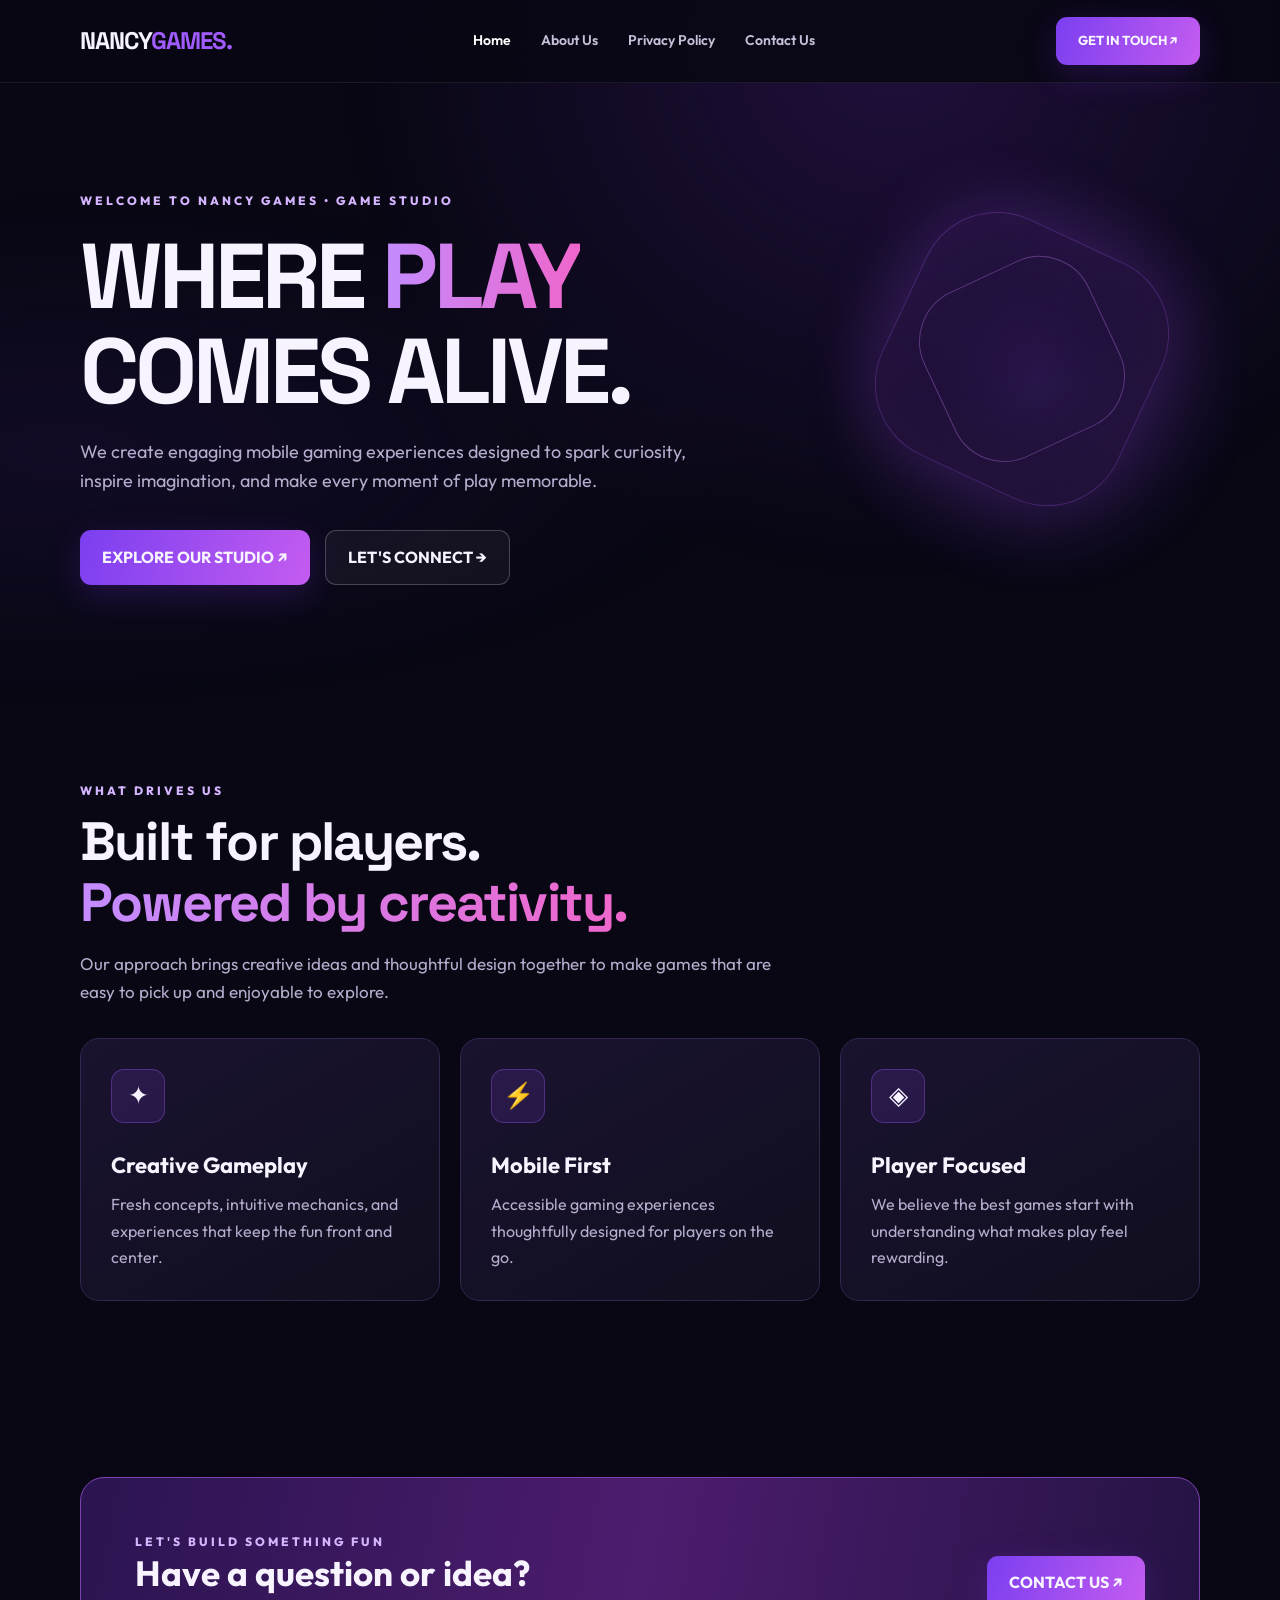
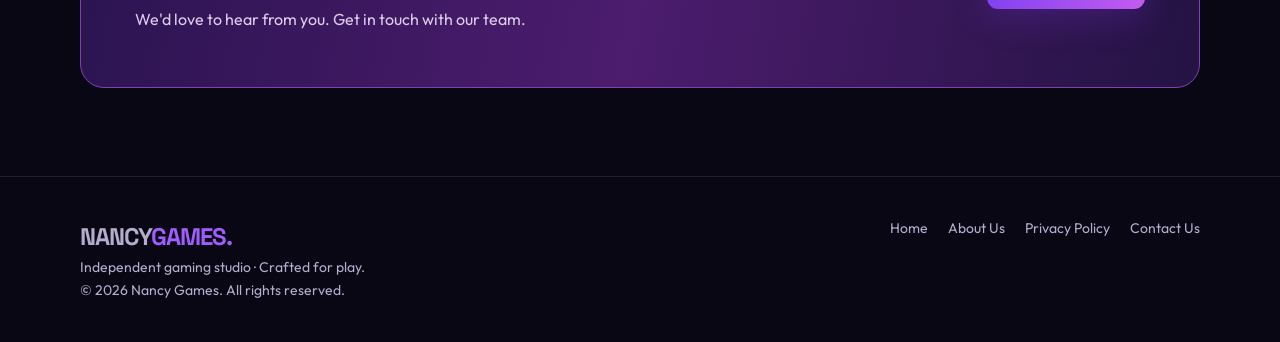
<file: index.html>
<!DOCTYPE html><html lang="en"><head><meta charset="utf-8"><meta name="viewport" content="width=device-width, initial-scale=1"><title>Mobile Gaming Studio | Nancy Games</title><meta name="description" content="Nancy Games creates engaging mobile gaming experiences."><meta name="theme-color" content="#080713"><link rel="icon" href="/assets/favicon.svg" type="image/svg+xml"><link rel="stylesheet" href="/assets/style.css"></head><body><header class="top"><nav class="nav container" aria-label="Main navigation"><a class="logo" href="/">NANCY<span>GAMES.</span></a><button class="menu-toggle" aria-label="Toggle menu" aria-expanded="false">☰</button><div class="links"><a class="active" href="/">Home</a><a class="" href="/about/">About Us</a><a class="" href="/privacypolicy/">Privacy Policy</a><a class="" href="/contact/">Contact Us</a></div><a class="nav-btn" href="mailto:support@nancygames.space">GET IN TOUCH ↗</a></nav></header><main><section class="hero"><div class="container"><div class="orb"></div><div class="eyebrow">WELCOME TO NANCY GAMES • GAME STUDIO</div><h1>WHERE <span class="gradient">PLAY</span><br>COMES ALIVE.</h1><p class="lead">We create engaging mobile gaming experiences designed to spark curiosity, inspire imagination, and make every moment of play memorable.</p><div class="hero-actions"><a class="btn" href="/about/">EXPLORE OUR STUDIO ↗</a><a class="btn secondary" href="/contact/">LET'S CONNECT →</a></div></div></section><section><div class="container"><div class="section-head"><div class="eyebrow">WHAT DRIVES US</div><h2>Built for players.<br><span class="gradient">Powered by creativity.</span></h2><p>Our approach brings creative ideas and thoughtful design together to make games that are easy to pick up and enjoyable to explore.</p></div><div class="grid"><article class="card"><div class="icon">✦</div><h3>Creative Gameplay</h3><p>Fresh concepts, intuitive mechanics, and experiences that keep the fun front and center.</p></article><article class="card"><div class="icon">⚡</div><h3>Mobile First</h3><p>Accessible gaming experiences thoughtfully designed for players on the go.</p></article><article class="card"><div class="icon">◈</div><h3>Player Focused</h3><p>We believe the best games start with understanding what makes play feel rewarding.</p></article></div></div></section><section><div class="container"><div class="band"><div><div class="eyebrow">LET'S BUILD SOMETHING FUN</div><h2>Have a question or idea?</h2><p>We'd love to hear from you. Get in touch with our team.</p></div><a class="btn" href="mailto:support@nancygames.space">CONTACT US ↗</a></div></div></section></main><footer class="footer"><div class="container footer-row"><div><a class="logo" href="/">NANCY<span>GAMES.</span></a><div>Independent gaming studio · Crafted for play.</div><div>© <span id="year">2026</span> Nancy Games. All rights reserved.</div></div><div class="footer-links"><a href="/">Home</a><a href="/about/">About Us</a><a href="/privacypolicy/">Privacy Policy</a><a href="/contact/">Contact Us</a></div></div></footer><script src="/assets/script.js"></script><script>document.getElementById('year').textContent=new Date().getFullYear()</script></body></html>
</file>
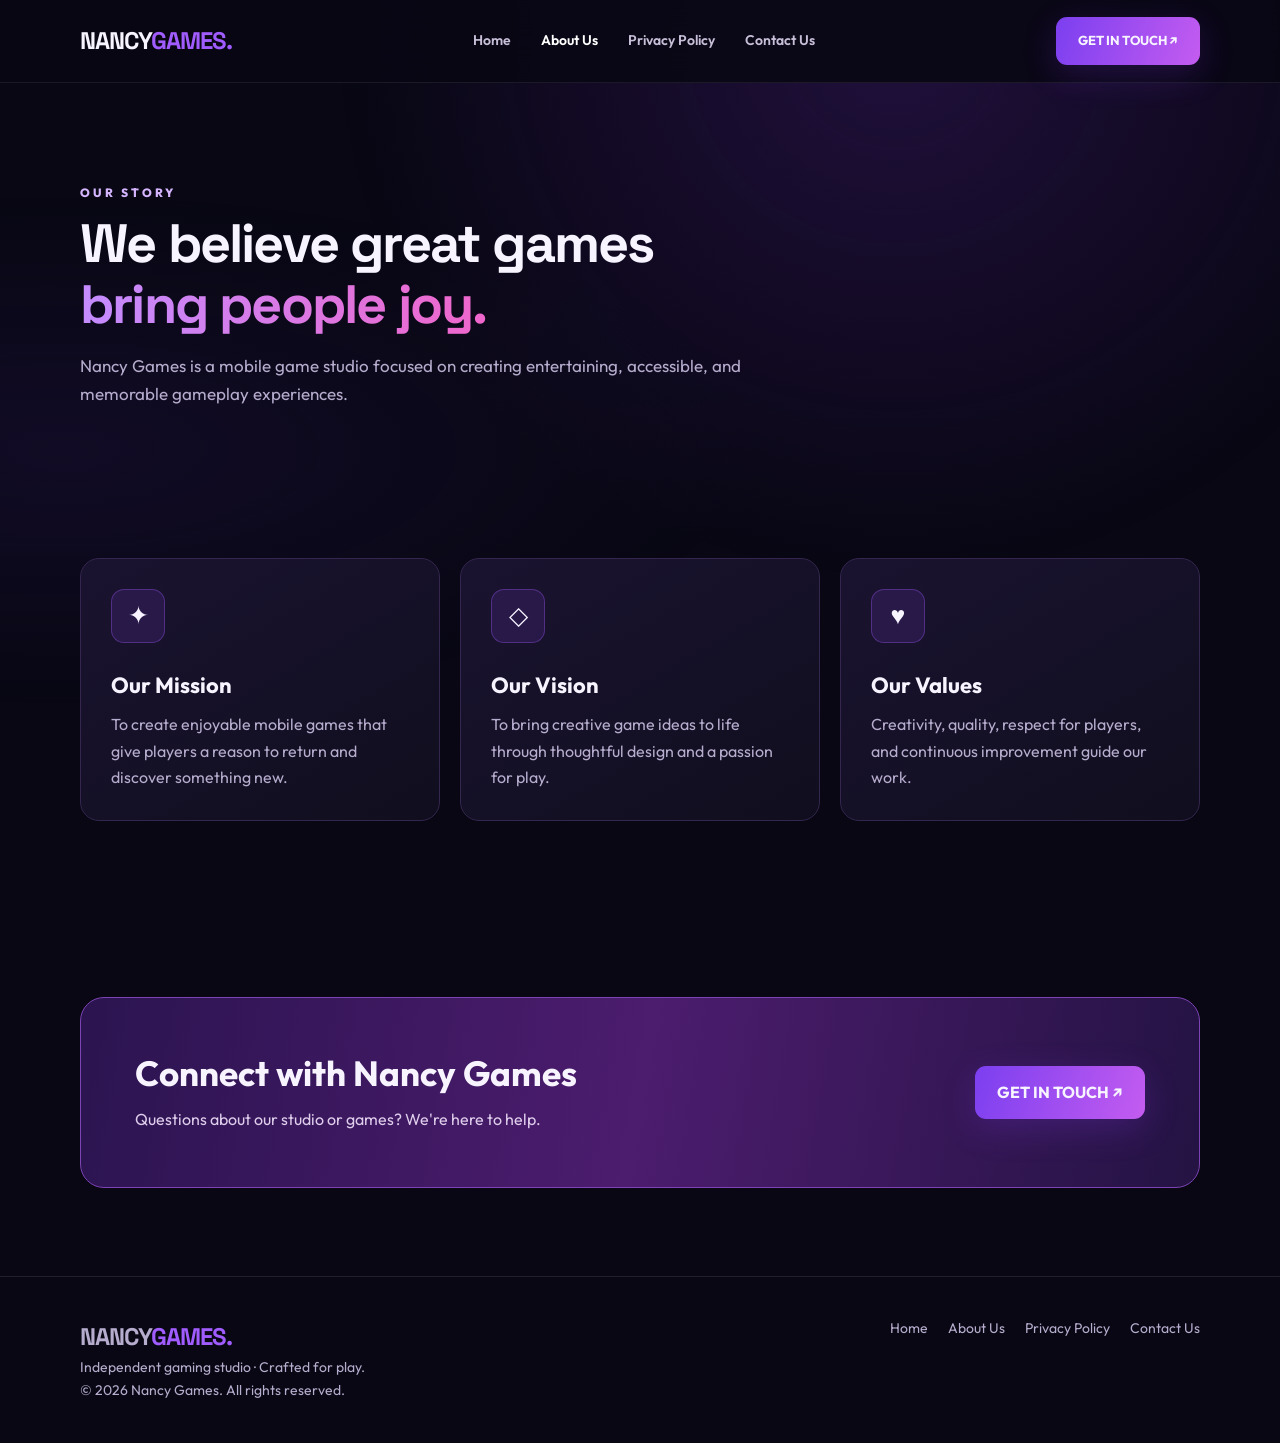
<file: about/index.html>
<!DOCTYPE html><html lang="en"><head><meta charset="utf-8"><meta name="viewport" content="width=device-width, initial-scale=1"><title>About Us | Nancy Games</title><meta name="description" content="Learn about Nancy Games and our passion for mobile gaming."><meta name="theme-color" content="#080713"><link rel="icon" href="/assets/favicon.svg" type="image/svg+xml"><link rel="stylesheet" href="/assets/style.css"></head><body><header class="top"><nav class="nav container" aria-label="Main navigation"><a class="logo" href="/">NANCY<span>GAMES.</span></a><button class="menu-toggle" aria-label="Toggle menu" aria-expanded="false">☰</button><div class="links"><a class="" href="/">Home</a><a class="active" href="/about/">About Us</a><a class="" href="/privacypolicy/">Privacy Policy</a><a class="" href="/contact/">Contact Us</a></div><a class="nav-btn" href="mailto:support@nancygames.space">GET IN TOUCH ↗</a></nav></header><main><div class="container page-head"><div class="eyebrow">OUR STORY</div><h1>We believe great games<br><span class="gradient">bring people joy.</span></h1><p>Nancy Games is a mobile game studio focused on creating entertaining, accessible, and memorable gameplay experiences.</p></div><section><div class="container"><div class="grid"><article class="card"><div class="icon">✦</div><h3>Our Mission</h3><p>To create enjoyable mobile games that give players a reason to return and discover something new.</p></article><article class="card"><div class="icon">◇</div><h3>Our Vision</h3><p>To bring creative game ideas to life through thoughtful design and a passion for play.</p></article><article class="card"><div class="icon">♥</div><h3>Our Values</h3><p>Creativity, quality, respect for players, and continuous improvement guide our work.</p></article></div></div></section><section><div class="container"><div class="band"><div><h2>Connect with Nancy Games</h2><p>Questions about our studio or games? We're here to help.</p></div><a class="btn" href="/contact/">GET IN TOUCH ↗</a></div></div></section></main><footer class="footer"><div class="container footer-row"><div><a class="logo" href="/">NANCY<span>GAMES.</span></a><div>Independent gaming studio · Crafted for play.</div><div>© <span id="year">2026</span> Nancy Games. All rights reserved.</div></div><div class="footer-links"><a href="/">Home</a><a href="/about/">About Us</a><a href="/privacypolicy/">Privacy Policy</a><a href="/contact/">Contact Us</a></div></div></footer><script src="/assets/script.js"></script><script>document.getElementById('year').textContent=new Date().getFullYear()</script></body></html>
</file>
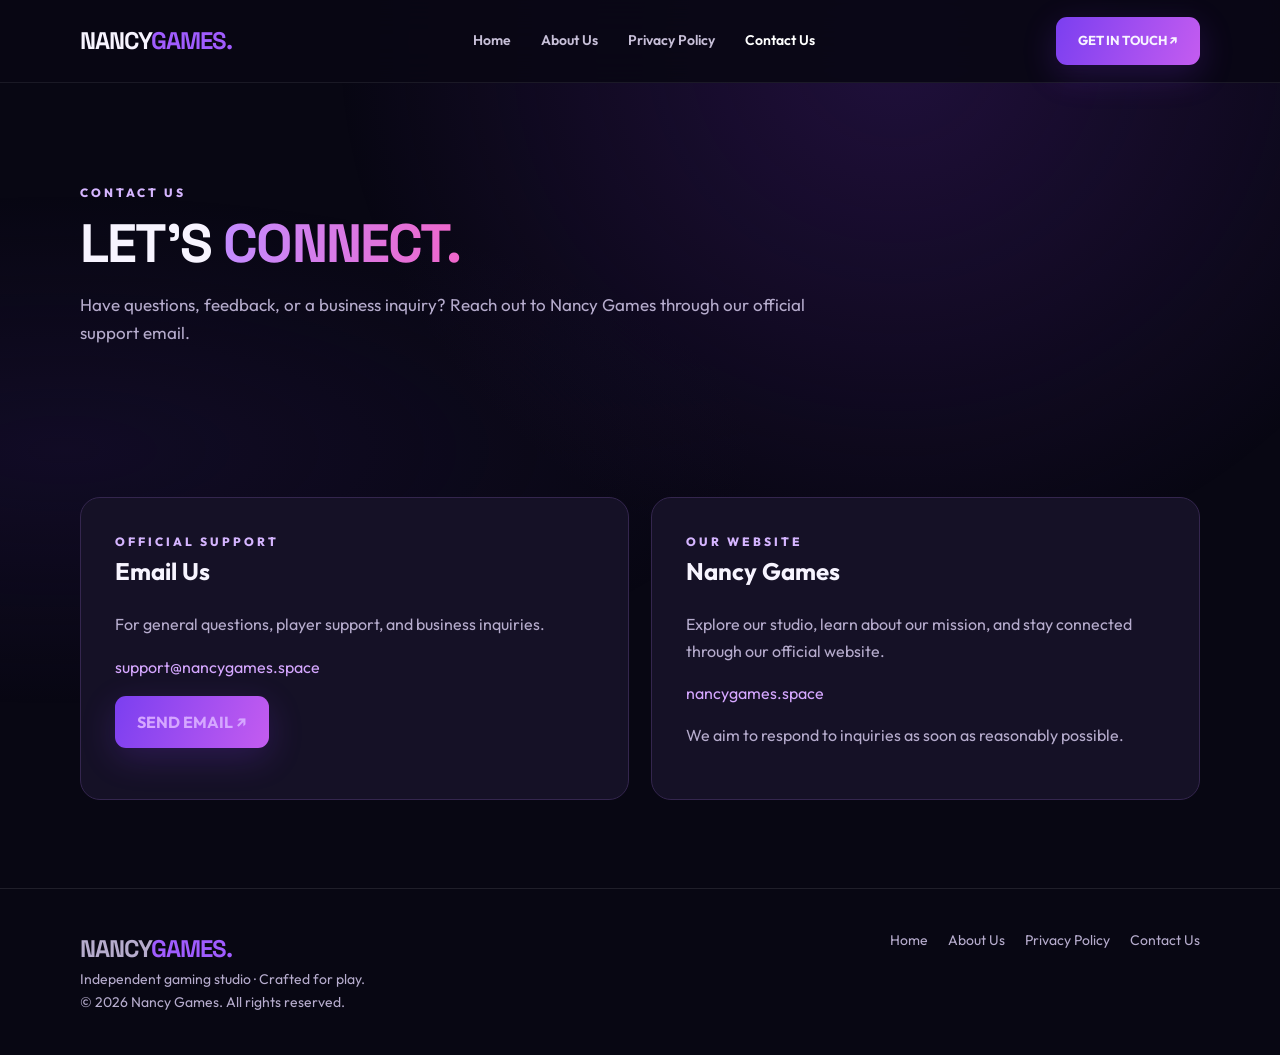
<file: contact/index.html>
<!DOCTYPE html><html lang="en"><head><meta charset="utf-8"><meta name="viewport" content="width=device-width, initial-scale=1"><title>Contact Us | Nancy Games</title><meta name="description" content="Contact Nancy Games at support@nancygames.space."><meta name="theme-color" content="#080713"><link rel="icon" href="/assets/favicon.svg" type="image/svg+xml"><link rel="stylesheet" href="/assets/style.css"></head><body><header class="top"><nav class="nav container" aria-label="Main navigation"><a class="logo" href="/">NANCY<span>GAMES.</span></a><button class="menu-toggle" aria-label="Toggle menu" aria-expanded="false">☰</button><div class="links"><a class="" href="/">Home</a><a class="" href="/about/">About Us</a><a class="" href="/privacypolicy/">Privacy Policy</a><a class="active" href="/contact/">Contact Us</a></div><a class="nav-btn" href="mailto:support@nancygames.space">GET IN TOUCH ↗</a></nav></header><main><div class="container page-head"><div class="eyebrow">CONTACT US</div><h1>LET'S <span class="gradient">CONNECT.</span></h1><p>Have questions, feedback, or a business inquiry? Reach out to Nancy Games through our official support email.</p></div><section><div class="container contact-grid"><div class="contact-card"><div class="eyebrow">OFFICIAL SUPPORT</div><h2>Email Us</h2><p>For general questions, player support, and business inquiries.</p><p><a href="mailto:support@nancygames.space">support@nancygames.space</a></p><a class="btn" href="mailto:support@nancygames.space?subject=Inquiry%20for%20Nancy%20Games">SEND EMAIL ↗</a></div><div class="contact-card"><div class="eyebrow">OUR WEBSITE</div><h2>Nancy Games</h2><p>Explore our studio, learn about our mission, and stay connected through our official website.</p><p><a href="https://nancygames.space">nancygames.space</a></p><p>We aim to respond to inquiries as soon as reasonably possible.</p></div></div></section></main><footer class="footer"><div class="container footer-row"><div><a class="logo" href="/">NANCY<span>GAMES.</span></a><div>Independent gaming studio · Crafted for play.</div><div>© <span id="year">2026</span> Nancy Games. All rights reserved.</div></div><div class="footer-links"><a href="/">Home</a><a href="/about/">About Us</a><a href="/privacypolicy/">Privacy Policy</a><a href="/contact/">Contact Us</a></div></div></footer><script src="/assets/script.js"></script><script>document.getElementById('year').textContent=new Date().getFullYear()</script></body></html>
</file>
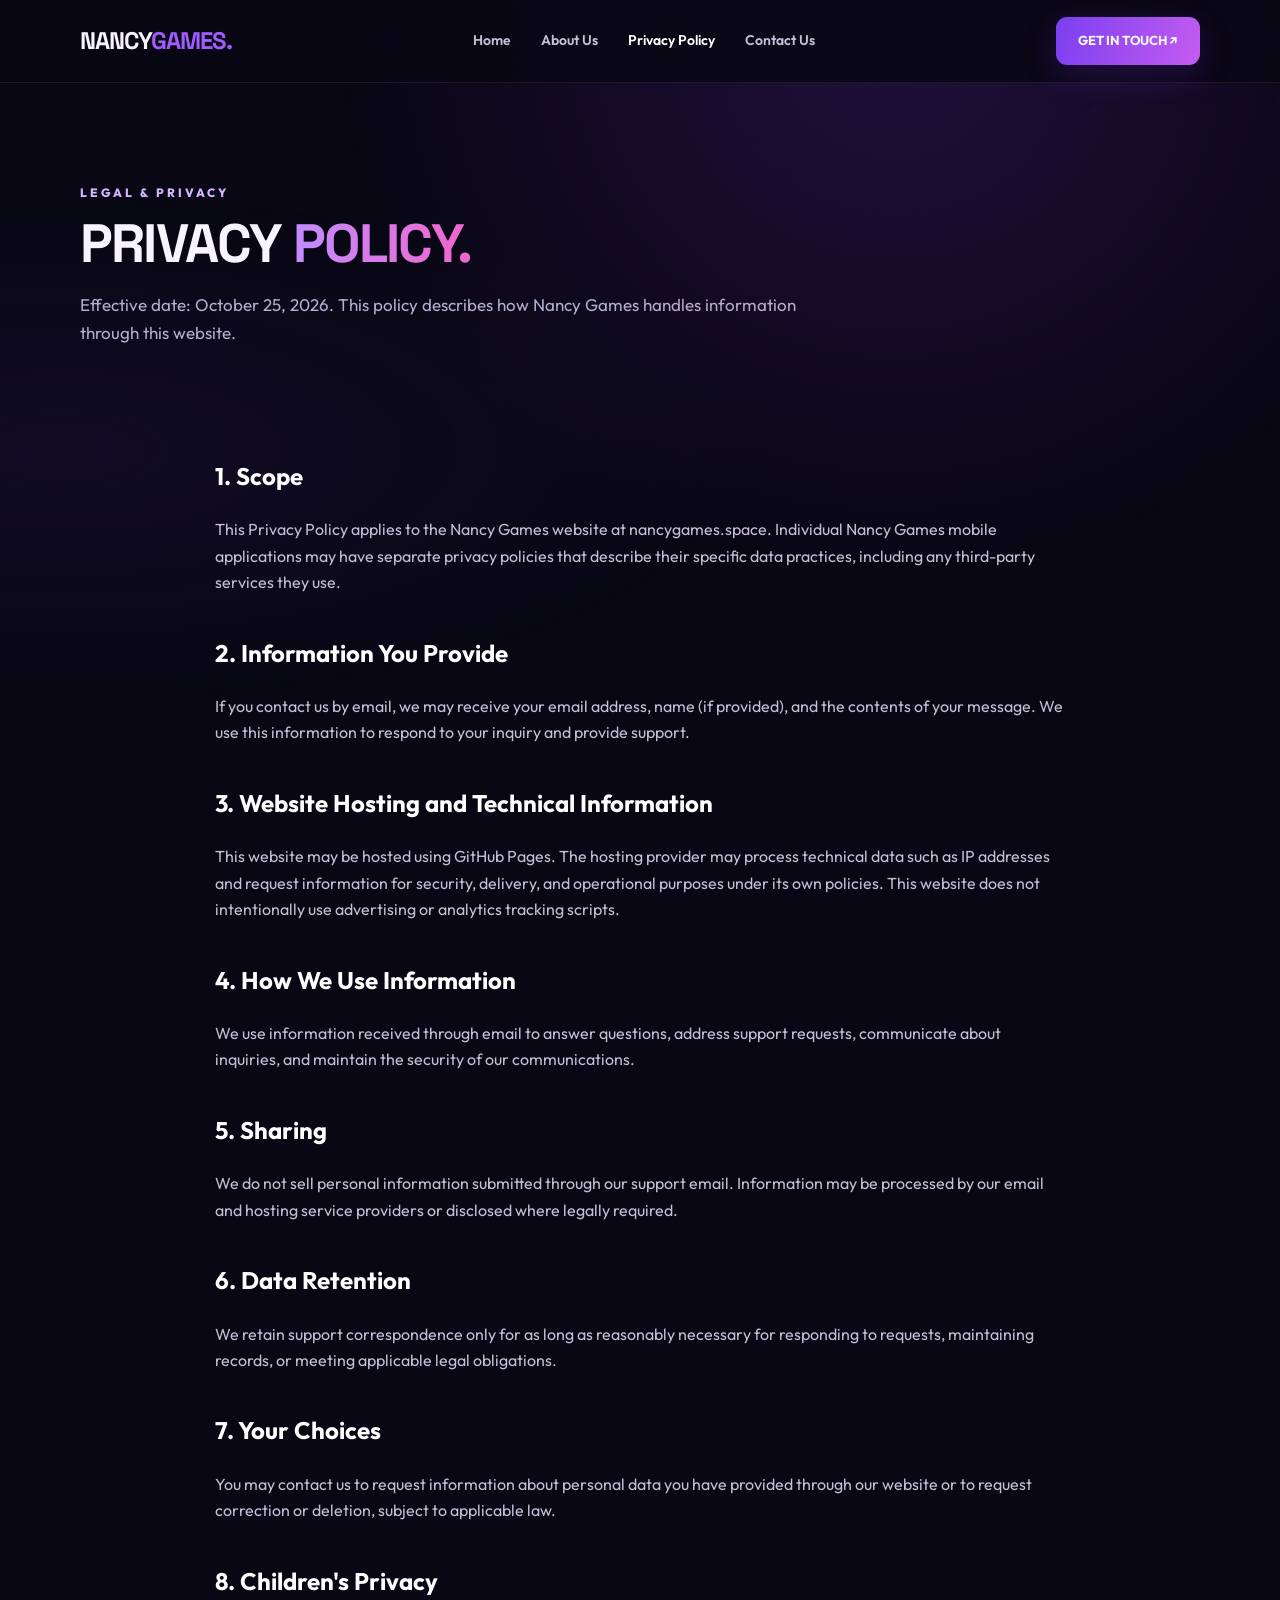
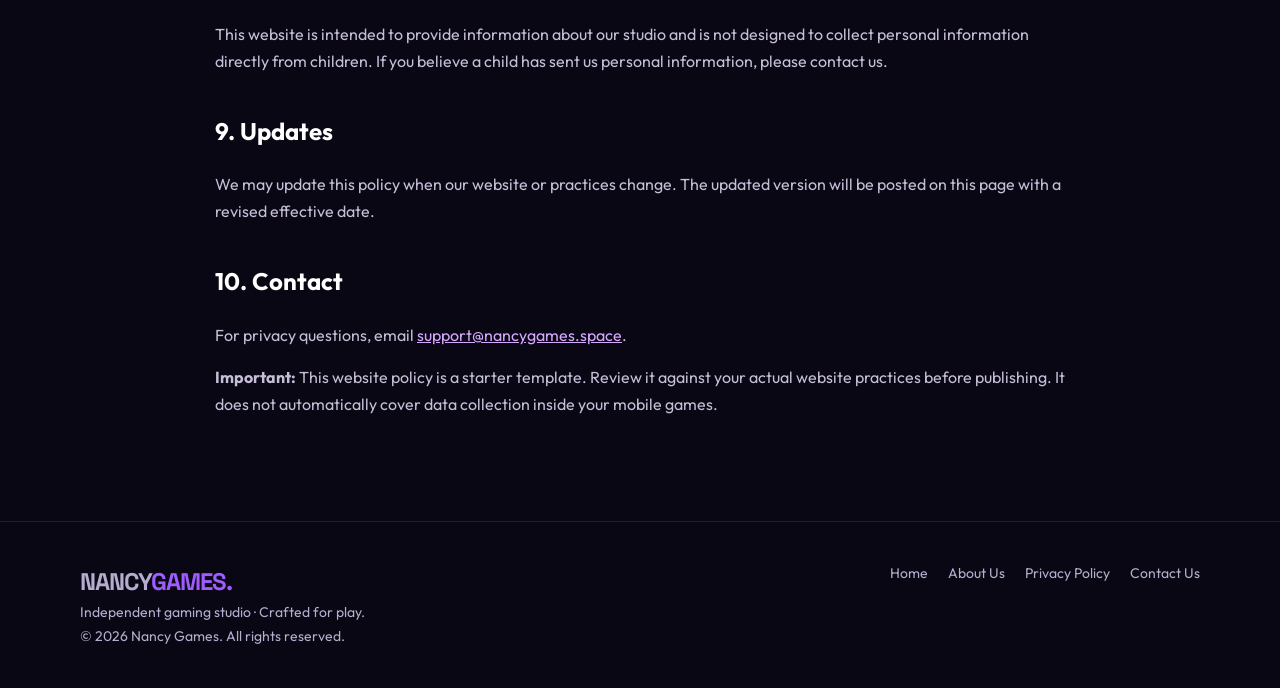
<file: privacypolicy/index.html>
<!DOCTYPE html><html lang="en"><head><meta charset="utf-8"><meta name="viewport" content="width=device-width, initial-scale=1"><title>Privacy Policy | Nancy Games</title><meta name="description" content="Read the Nancy Games website privacy policy."><meta name="theme-color" content="#080713"><link rel="icon" href="/assets/favicon.svg" type="image/svg+xml"><link rel="stylesheet" href="/assets/style.css"></head><body><header class="top"><nav class="nav container" aria-label="Main navigation"><a class="logo" href="/">NANCY<span>GAMES.</span></a><button class="menu-toggle" aria-label="Toggle menu" aria-expanded="false">☰</button><div class="links"><a class="" href="/">Home</a><a class="" href="/about/">About Us</a><a class="active" href="/privacypolicy/">Privacy Policy</a><a class="" href="/contact/">Contact Us</a></div><a class="nav-btn" href="mailto:support@nancygames.space">GET IN TOUCH ↗</a></nav></header><main><div class="container page-head"><div class="eyebrow">LEGAL & PRIVACY</div><h1>PRIVACY <span class="gradient">POLICY.</span></h1><p>Effective date: October 25, 2026. This policy describes how Nancy Games handles information through this website.</p></div><section style="padding-top:10px"><div class="container prose"><h2>1. Scope</h2><p>This Privacy Policy applies to the Nancy Games website at nancygames.space. Individual Nancy Games mobile applications may have separate privacy policies that describe their specific data practices, including any third-party services they use.</p><h2>2. Information You Provide</h2><p>If you contact us by email, we may receive your email address, name (if provided), and the contents of your message. We use this information to respond to your inquiry and provide support.</p><h2>3. Website Hosting and Technical Information</h2><p>This website may be hosted using GitHub Pages. The hosting provider may process technical data such as IP addresses and request information for security, delivery, and operational purposes under its own policies. This website does not intentionally use advertising or analytics tracking scripts.</p><h2>4. How We Use Information</h2><p>We use information received through email to answer questions, address support requests, communicate about inquiries, and maintain the security of our communications.</p><h2>5. Sharing</h2><p>We do not sell personal information submitted through our support email. Information may be processed by our email and hosting service providers or disclosed where legally required.</p><h2>6. Data Retention</h2><p>We retain support correspondence only for as long as reasonably necessary for responding to requests, maintaining records, or meeting applicable legal obligations.</p><h2>7. Your Choices</h2><p>You may contact us to request information about personal data you have provided through our website or to request correction or deletion, subject to applicable law.</p><h2>8. Children's Privacy</h2><p>This website is intended to provide information about our studio and is not designed to collect personal information directly from children. If you believe a child has sent us personal information, please contact us.</p><h2>9. Updates</h2><p>We may update this policy when our website or practices change. The updated version will be posted on this page with a revised effective date.</p><h2>10. Contact</h2><p>For privacy questions, email <a href="mailto:support@nancygames.space">support@nancygames.space</a>.</p><p><strong>Important:</strong> This website policy is a starter template. Review it against your actual website practices before publishing. It does not automatically cover data collection inside your mobile games.</p></div></section></main><footer class="footer"><div class="container footer-row"><div><a class="logo" href="/">NANCY<span>GAMES.</span></a><div>Independent gaming studio · Crafted for play.</div><div>© <span id="year">2026</span> Nancy Games. All rights reserved.</div></div><div class="footer-links"><a href="/">Home</a><a href="/about/">About Us</a><a href="/privacypolicy/">Privacy Policy</a><a href="/contact/">Contact Us</a></div></div></footer><script src="/assets/script.js"></script><script>document.getElementById('year').textContent=new Date().getFullYear()</script></body></html>
</file>
<file: assets/style.css>
@import url('https://fonts.googleapis.com/css2?family=Outfit:wght@400;500;600;700;800&family=Space+Grotesk:wght@400;500;600;700&display=swap');
:root{--bg:#080713;--panel:#151125;--text:#f7f4ff;--muted:#b6accd;--purple:#a05cff;--pink:#ed57cf;--border:#34264e}*{box-sizing:border-box}html{scroll-behavior:smooth}body{margin:0;background:var(--bg);color:var(--text);font-family:Outfit,Arial,sans-serif;line-height:1.65}body:before{content:'';position:fixed;inset:0;pointer-events:none;z-index:-1;background:radial-gradient(ellipse at 70% 5%,#3d1a6b75,transparent 44%),radial-gradient(ellipse at 5% 50%,#25154b55,transparent 40%)}a{color:inherit;text-decoration:none}.container{width:min(1120px,92%);margin:auto}.top{position:sticky;top:0;z-index:20;background:#090714e8;backdrop-filter:blur(18px);border-bottom:1px solid #ffffff13}.nav{display:flex;align-items:center;justify-content:space-between;min-height:82px;gap:20px}.logo{font-family:'Space Grotesk';font-size:24px;font-weight:700;letter-spacing:-1px}.logo span{color:var(--purple)}.links{display:flex;gap:30px;align-items:center}.links a{color:#c7bfd8;font-size:14px;font-weight:600}.links a:hover,.links a.active{color:#fff}.nav-btn,.btn{display:inline-flex;align-items:center;justify-content:center;gap:10px;border-radius:11px;background:linear-gradient(110deg,#7b3ff0,#c45cf0);padding:13px 22px;font-weight:700;box-shadow:0 10px 35px #8a3eff33}.nav-btn{font-size:13px}.hero{min-height:610px;display:flex;align-items:center;position:relative;overflow:hidden}.hero:after{content:'';position:absolute;width:430px;height:430px;right:2%;top:14%;background:radial-gradient(circle,#8e47f733,transparent 70%);border-radius:50%;pointer-events:none}.eyebrow{color:#d5b5ff;text-transform:uppercase;letter-spacing:3px;font-size:12px;font-weight:800}.hero h1{font-family:'Space Grotesk';font-size:clamp(46px,7.4vw,92px);line-height:1.03;letter-spacing:-4px;max-width:850px;margin:18px 0}.gradient{background:linear-gradient(90deg,#c38cff,#ef66cb);background-clip:text;-webkit-background-clip:text;color:transparent}.lead{color:var(--muted);max-width:610px;font-size:18px}.hero-actions{display:flex;gap:15px;margin-top:34px;flex-wrap:wrap}.btn.secondary{background:#ffffff0b;box-shadow:none;border:1px solid #ffffff35}.orb{position:absolute;right:10%;top:24%;width:260px;height:260px;border:1px solid #b65cff50;border-radius:30%;transform:rotate(25deg);box-shadow:0 0 80px #a65cff35,inset 0 0 90px #b45aff22;z-index:-1}.orb:after{content:'';position:absolute;inset:38px;border:1px solid #d68cff55;border-radius:30%;transform:rotate(40deg)}section{padding:88px 0}.section-head{max-width:720px;margin-bottom:32px}.section-head h2,.page-head h1{font-family:'Space Grotesk';font-size:clamp(32px,4.5vw,54px);line-height:1.13;letter-spacing:-1.8px;margin:10px 0 14px}.section-head p,.page-head p{color:var(--muted);font-size:17px}.grid{display:grid;grid-template-columns:repeat(3,1fr);gap:20px}.card{background:linear-gradient(150deg,#1a1330,#100e1e);border:1px solid var(--border);padding:30px;border-radius:19px;transition:transform .2s,border-color .2s}.card:hover{transform:translateY(-5px);border-color:#a05cff}.card .icon{display:grid;place-items:center;width:54px;height:54px;background:#8c46f025;border:1px solid #a35aff55;border-radius:13px;font-size:25px}.card h3{font-size:22px;margin:24px 0 8px}.card p{color:var(--muted);margin:0}.band{background:linear-gradient(100deg,#2b1450,#4c1c6e,#241343);border:1px solid #7d43b5;border-radius:24px;padding:54px;display:flex;align-items:center;justify-content:space-between;gap:30px}.band h2{font-size:35px;line-height:1.2;margin:0 0 12px}.band p{color:#dfcdec;margin:0}.page-head{padding:100px 0 45px}.page-head p{max-width:740px}.prose{max-width:850px;color:#c6bdd7}.prose h2{color:#fff;margin-top:38px}.prose a{color:#d5a7ff;text-decoration:underline}.contact-grid{display:grid;grid-template-columns:1fr 1fr;gap:22px}.contact-card{background:#151126;border:1px solid var(--border);border-radius:20px;padding:34px}.contact-card h2{margin-top:0}.contact-card p{color:var(--muted)}.contact-card a{color:#d5a7ff;overflow-wrap:anywhere}.footer{border-top:1px solid #ffffff19;padding:40px 0;color:var(--muted);font-size:14px}.footer-row{display:flex;justify-content:space-between;gap:22px;flex-wrap:wrap}.footer-links{display:flex;gap:20px;flex-wrap:wrap}.footer a:hover{color:#fff}.menu-toggle{display:none;background:transparent;border:1px solid #56416e;color:white;border-radius:8px;padding:8px 12px;font-size:21px}@media(max-width:760px){.nav{min-height:70px}.menu-toggle{display:block}.links{display:none;position:absolute;top:70px;left:0;right:0;background:#120d22;padding:24px 5%;flex-direction:column;align-items:flex-start;border-bottom:1px solid #3e2c57}.links.open{display:flex}.nav-btn{display:none}.hero{min-height:580px}.hero h1{letter-spacing:-2px}.orb{right:-140px;opacity:.45}.grid,.contact-grid{grid-template-columns:1fr}.band{padding:32px;display:block}.band .btn{margin-top:25px}section{padding:65px 0}.page-head{padding:70px 0 25px}}
</file>
